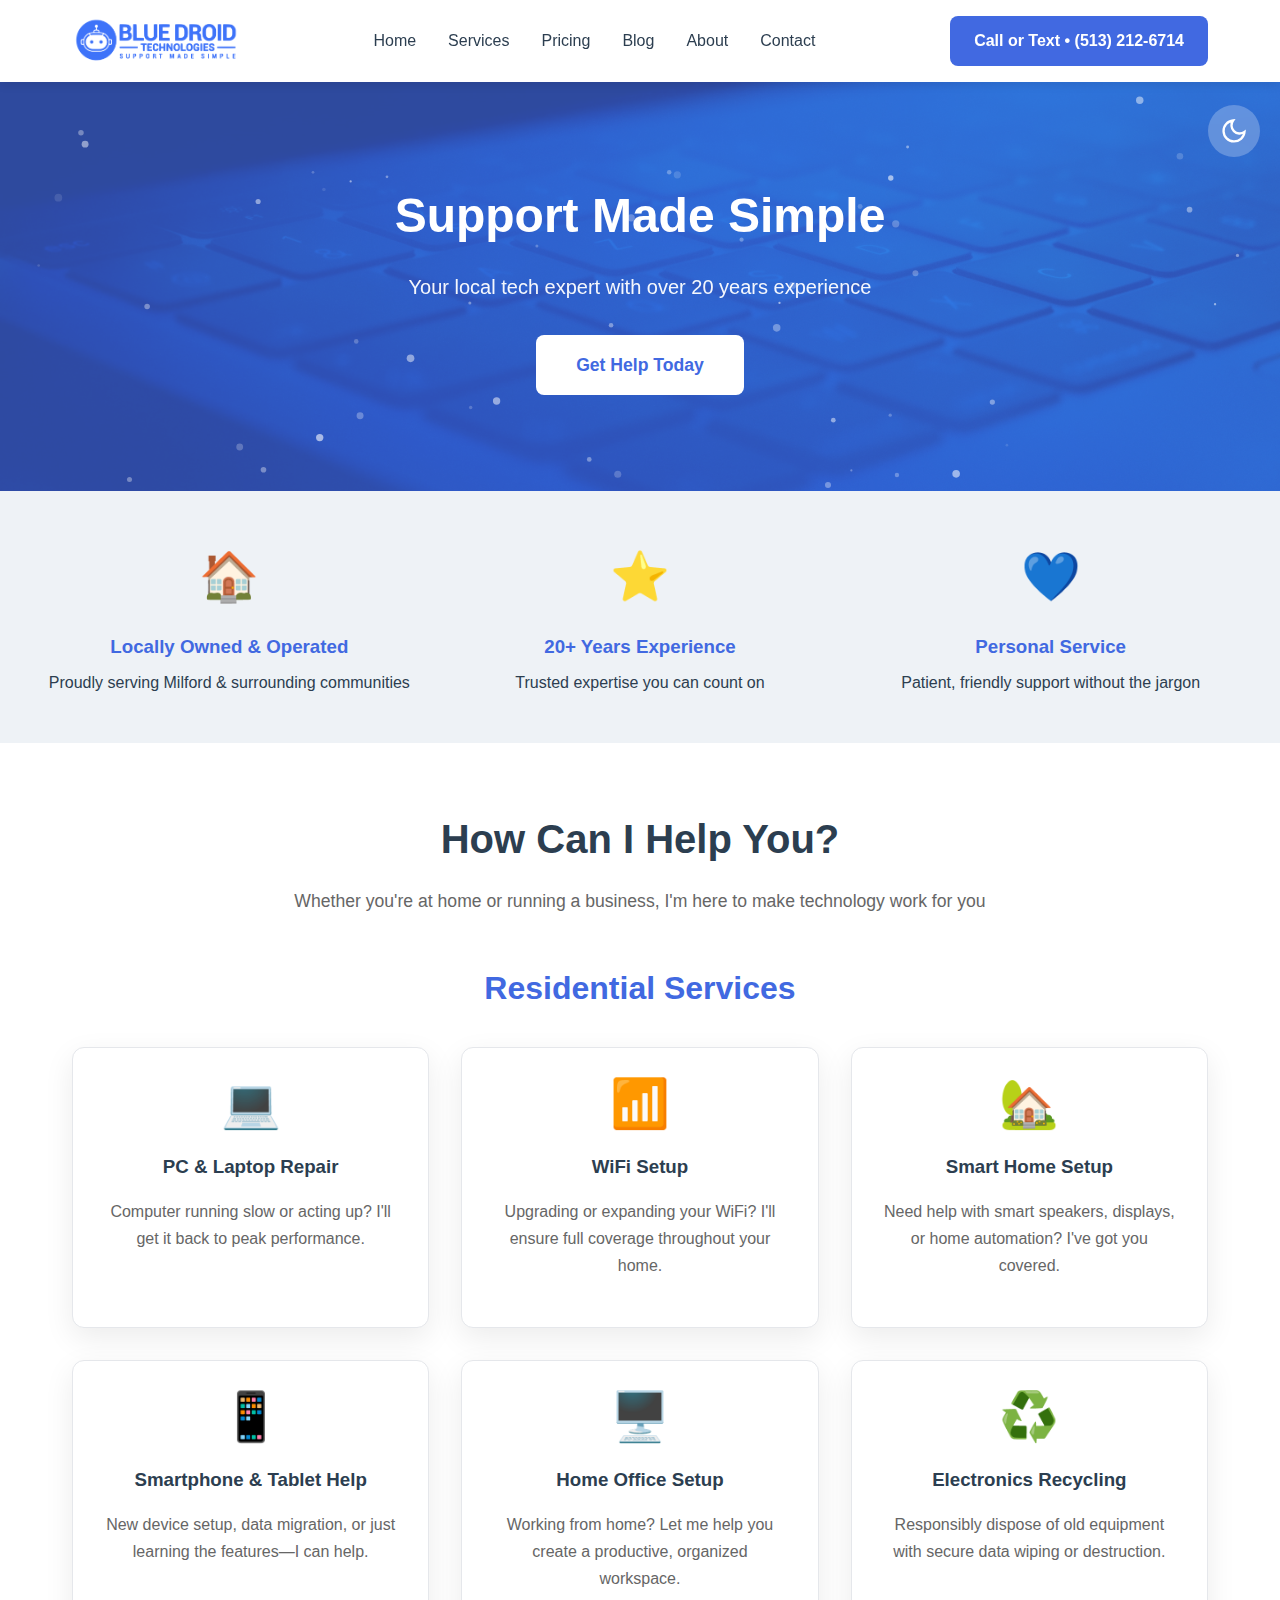
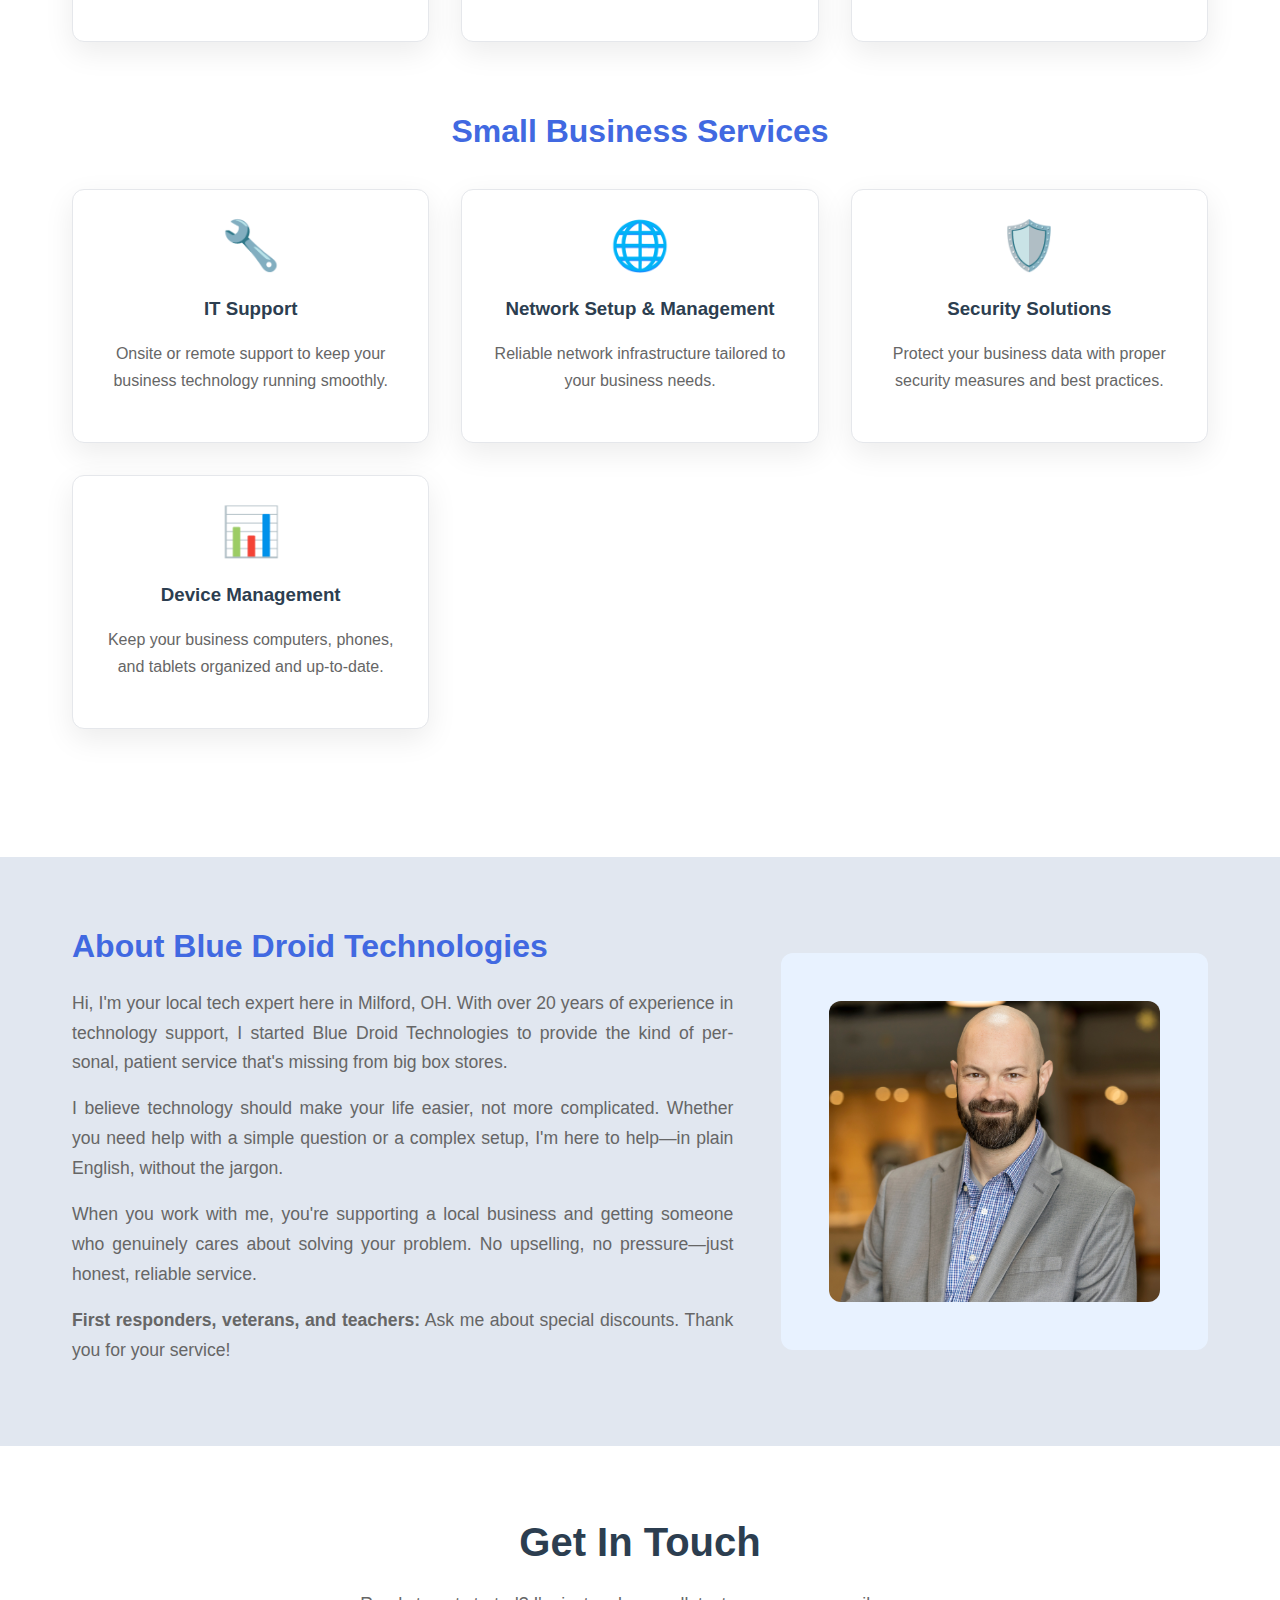
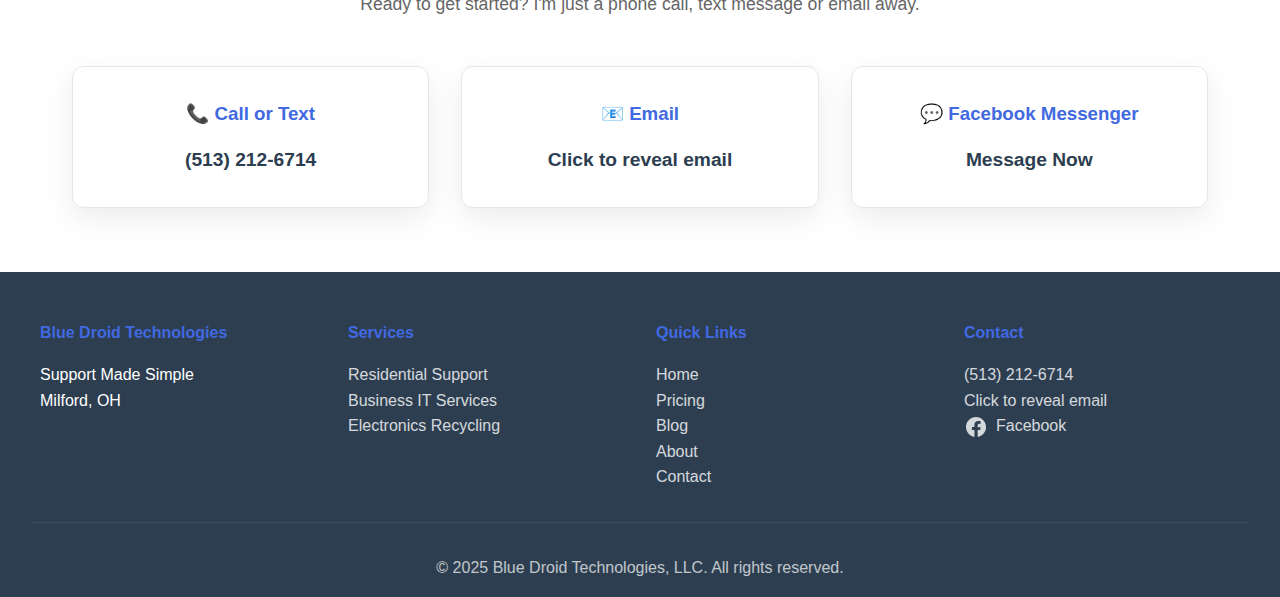
<file: index.html>
<!DOCTYPE html>
<html lang="en">
<head>
    <meta charset="UTF-8">
    <meta name="viewport" content="width=device-width, initial-scale=1.0">
    <title>Blue Droid Technologies | Support Made Simple</title>
    <meta name="description" content="Local Milford tech support for residential and small business. Over 20 years experience. Personal, patient service.">
    
    <!-- Security Headers (Meta Tags - Server-side headers recommended) -->
    <meta http-equiv="Content-Security-Policy" content="default-src 'self'; script-src 'self' 'unsafe-inline' https://www.googletagmanager.com; style-src 'self' 'unsafe-inline'; img-src 'self' data:; font-src 'self'; connect-src 'self' https://www.google-analytics.com; frame-ancestors 'none';">
    <meta http-equiv="X-Content-Type-Options" content="nosniff">
    <meta name="referrer" content="strict-origin-when-cross-origin">
    
    <link rel="stylesheet" href="styles.css">
    <link rel="icon" type="image/png" href="images/favicon.png">
    
    <!-- Google tag (gtag.js) - Google Analytics 4 -->
    <script async src="https://www.googletagmanager.com/gtag/js?id=G-353553686" 
            crossorigin="anonymous"></script>
    <script>
      window.dataLayer = window.dataLayer || [];
      function gtag(){dataLayer.push(arguments);}
      gtag('js', new Date());
      gtag('config', 'G-353553686');
    </script>
</head>
<body>
    <!-- Shared Navigation (rendered via scripts.js) -->
    <header id="site-header"></header>

    <!-- Hero Section -->
    <section class="hero">
        <!-- Dark/Light Mode Toggle -->
        <button id="themeSwitch" aria-label="Toggle dark mode" class="hero-toggle">
            <svg id="sunIcon" width="28" height="28" viewBox="0 0 24 24" fill="none" stroke="currentColor" stroke-width="2">
                <circle cx="12" cy="12" r="5"></circle>
                <path d="M12 1v2M12 21v2M4.22 4.22l1.42 1.42M18.36 18.36l1.42 1.42M1 12h2M21 12h2M4.22 19.78l1.42-1.42M18.36 5.64l1.42-1.42"></path>
            </svg>
            <svg id="moonIcon" width="28" height="28" viewBox="0 0 24 24" fill="none" stroke="currentColor" stroke-width="2">
                <path d="M21 12.79A9 9 0 1 1 11.21 3 7 7 0 0 0 21 12.79z"></path>
            </svg>
        </button>
        <h1>Support Made Simple</h1>
        <p>Your local tech expert with over 20 years experience</p>
        <a href="#contact" class="cta-button">Get Help Today</a>
    </section>

    <!-- Trust Indicators -->
    <section class="trust-section">
        <div class="trust-grid">
            <div class="trust-item">
                <div class="trust-icon">&#x1F3E0;</div>
                <h3>Locally Owned &amp; Operated</h3>
                <p>Proudly serving Milford &amp; surrounding communities</p>
            </div>
            <div class="trust-item">
                <div class="trust-icon">&#x2B50;</div>
                <h3>20+ Years Experience</h3>
                <p>Trusted expertise you can count on</p>
            </div>
            <div class="trust-item">
                <div class="trust-icon">&#x1F499;</div>
                <h3>Personal Service</h3>
                <p>Patient, friendly support without the jargon</p>
            </div>
        </div>
    </section>

    <!-- Services Section -->
    <section id="services" class="services-section">
        <div class="container">
            <h2 class="section-title">How Can I Help You?</h2>
            <p class="section-subtitle">Whether you're at home or running a business, I'm here to make technology work for you</p>

            <!-- Residential Services -->
            <div class="service-category">
                <h3 class="category-title">Residential Services</h3>
                <div class="service-grid">
                    <div class="service-card">
                        <div class="service-icon">&#x1F4BB;</div>
                        <h3>PC &amp; Laptop Repair</h3>
                        <p>Computer running slow or acting up? I'll get it back to peak performance.</p>
                    </div>
                    <div class="service-card">
                        <div class="service-icon">&#x1F4F6;</div>
                        <h3>WiFi Setup</h3>
                        <p>Upgrading or expanding your WiFi? I'll ensure full coverage throughout your home.</p>
                    </div>
                    <div class="service-card">
                        <div class="service-icon">&#x1F3E1;</div>
                        <h3>Smart Home Setup</h3>
                        <p>Need help with smart speakers, displays, or home automation? I've got you covered.</p>
                    </div>
                    <div class="service-card">
                        <div class="service-icon">&#x1F4F1;</div>
                        <h3>Smartphone &amp; Tablet Help</h3>
                        <p>New device setup, data migration, or just learning the features&mdash;I can help.</p>
                    </div>
                    <div class="service-card">
                        <div class="service-icon">&#x1F5A5;&#xFE0F;</div>
                        <h3>Home Office Setup</h3>
                        <p>Working from home? Let me help you create a productive, organized workspace.</p>
                    </div>
                    <div class="service-card">
                        <div class="service-icon">&#x267B;&#xFE0F;</div>
                        <h3>Electronics Recycling</h3>
                        <p>Responsibly dispose of old equipment with secure data wiping or destruction.</p>
                    </div>
                </div>
            </div>

            <!-- Business Services -->
            <div class="service-category">
                <h3 class="category-title">Small Business Services</h3>
                <div class="service-grid">
                    <div class="service-card">
                        <div class="service-icon">&#x1F527;</div>
                        <h3>IT Support</h3>
                        <p>Onsite or remote support to keep your business technology running smoothly.</p>
                    </div>
                    <div class="service-card">
                        <div class="service-icon">&#x1F310;</div>
                        <h3>Network Setup &amp; Management</h3>
                        <p>Reliable network infrastructure tailored to your business needs.</p>
                    </div>
                    <div class="service-card">
                        <div class="service-icon">&#x1F6E1;&#xFE0F;</div>
                        <h3>Security Solutions</h3>
                        <p>Protect your business data with proper security measures and best practices.</p>
                    </div>
                    <div class="service-card">
                        <div class="service-icon">&#x1F4CA;</div>
                        <h3>Device Management</h3>
                        <p>Keep your business computers, phones, and tablets organized and up-to-date.</p>
                    </div>
                </div>
            </div>
        </div>
    </section>

    <!-- About Section -->
    <section id="about" class="about-section">
        <div class="container">
            <div class="about-content">
                <div class="about-text">
                    <h2>About Blue Droid Technologies</h2>
                    <p>Hi, I'm your local tech expert here in Milford, OH. With over 20 years of experience in technology support, I started Blue Droid Technologies to provide the kind of personal, patient service that's missing from big box stores.</p>
                    <p>I believe technology should make your life easier, not more complicated. Whether you need help with a simple question or a complex setup, I'm here to help&mdash;in plain English, without the jargon.</p>
                    <p>When you work with me, you're supporting a local business and getting someone who genuinely cares about solving your problem. No upselling, no pressure&mdash;just honest, reliable service.</p>
                    <p><strong>First responders, veterans, and teachers:</strong> Ask me about special discounts. Thank you for your service!</p>
                </div>
                <div class="about-image">
                    <img src="images/bjbeier.jpg" alt="BJ Beier" class="about-photo">
                </div>
            </div>
        </div>
    </section>

    <!-- Contact Section -->
    <section id="contact" class="contact-section">
        <div class="container">
            <h2 class="section-title">Get In Touch</h2>
            <p class="section-subtitle">Ready to get started? I'm just a phone call, text message or email away.</p>
            
            <div class="contact-methods">
                <div class="contact-card">
                    <h3>&#x1F4DE; Call or Text</h3>
                    <a href="tel:5132126714">(513) 212-6714</a>
                </div>
                <div class="contact-card">
                    <h3>&#x1F4E7; Email</h3>
                    <!-- Email obfuscated via JavaScript -->
                    <a href="#" id="emailLink" data-user="contact" data-domain="bluedroidtech.com">Click to reveal email</a>
                </div>
                <div class="contact-card">
                    <h3>&#x1F4AC; Facebook Messenger</h3>
                    <a href="https://m.me/bluedroidtech" target="_blank" rel="noopener">Message Now</a>
                </div>
            </div>
            </div>
        </div>
    </section>

    <!-- Shared Footer (rendered via scripts.js) -->
    <footer id="site-footer"></footer>

    <script src="scripts.js" defer></script>
</body>
</html>
</file>
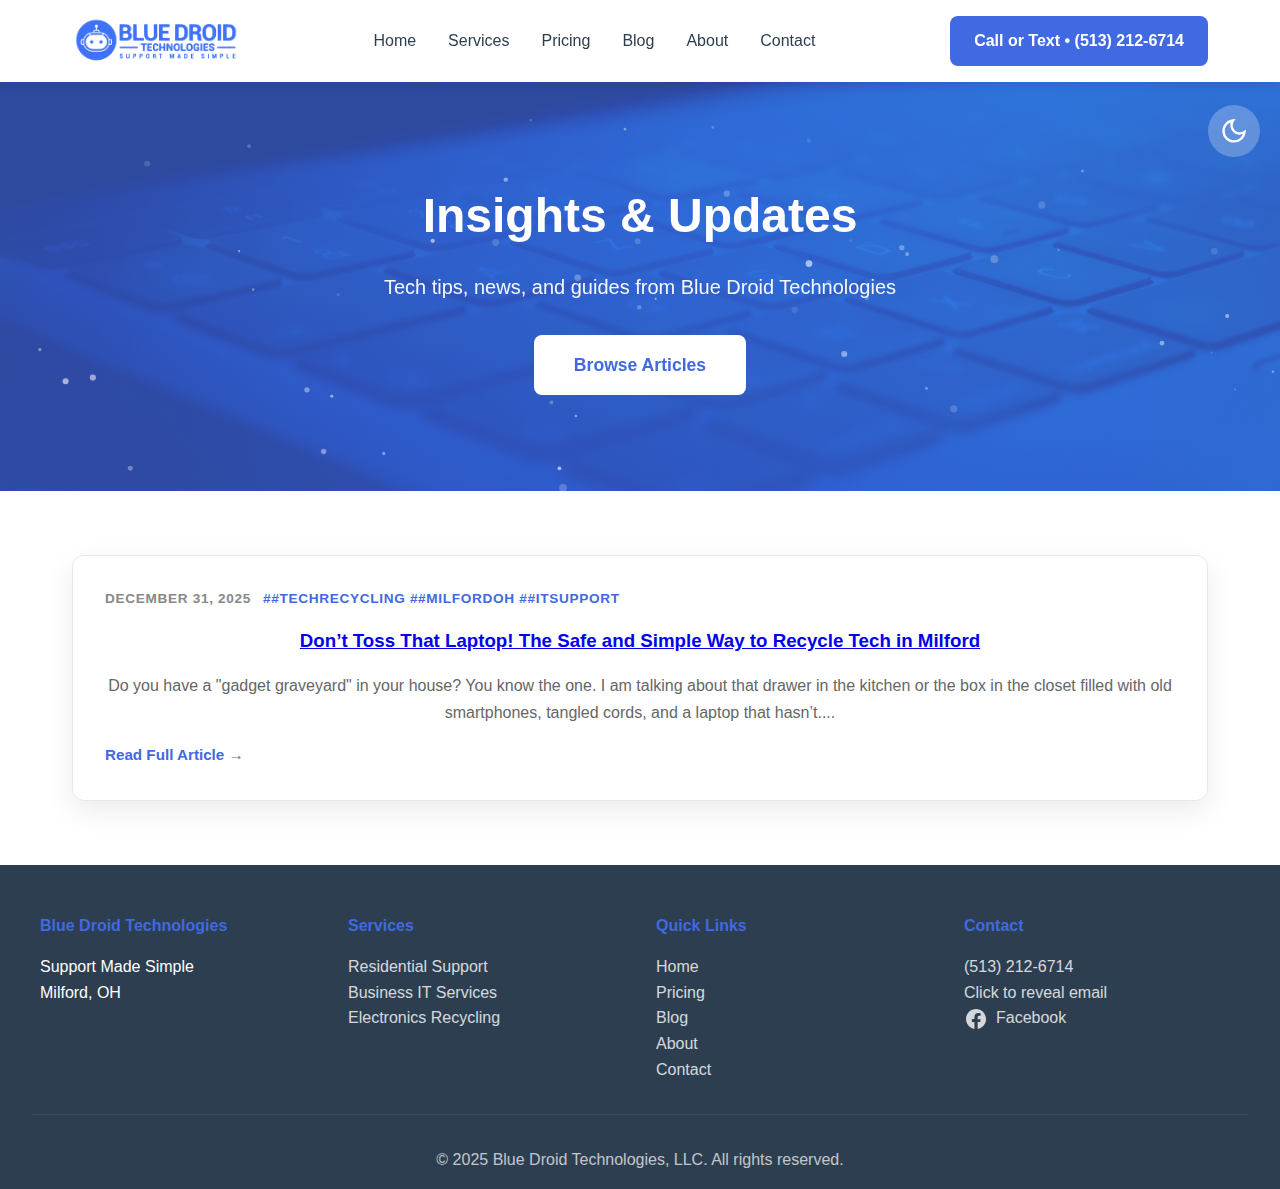
<file: blog.html>
<!DOCTYPE html>
<html lang="en">

<head>
    <meta charset="UTF-8">
    <meta name="viewport" content="width=device-width, initial-scale=1.0">
    <meta name="robots" content="noindex, nofollow">
    <title>Blog | Blue Droid Technologies</title>
    <link rel="stylesheet" href="styles.css">
    <link rel="icon" type="image/png" href="images/favicon.png">
    <!-- Security Headers (Meta Tags - Server-side headers recommended) -->
    <meta http-equiv="Content-Security-Policy"
        content="default-src 'self'; script-src 'self' https://www.googletagmanager.com https://static.cloudflareinsights.com 'unsafe-inline'; style-src 'self' 'unsafe-inline' https://fonts.googleapis.com; font-src 'self' https://fonts.gstatic.com; img-src 'self' data: https://placehold.co https://*.google-analytics.com https://*.googletagmanager.com; connect-src 'self' https://*.google-analytics.com https://*.analytics.google.com https://*.googletagmanager.com https://stats.g.doubleclick.net https://cloudflareinsights.com https://static.cloudflareinsights.com;">
    <meta http-equiv="X-Content-Type-Options" content="nosniff">
    <meta name="referrer" content="strict-origin-when-cross-origin">

    <script src="analytics.js"></script>
    <script src="consent-banner.js"></script>
</head>

<body>
    <header id="site-header"></header>

    <!-- Hero Section -->
    <section class="hero">
        <!-- Dark/Light Mode Toggle -->
        <button id="themeSwitch" aria-label="Toggle dark mode" class="hero-toggle">
            <svg id="sunIcon" width="28" height="28" viewBox="0 0 24 24" fill="none" stroke="currentColor"
                stroke-width="2">
                <circle cx="12" cy="12" r="5"></circle>
                <path
                    d="M12 1v2M12 21v2M4.22 4.22l1.42 1.42M18.36 18.36l1.42 1.42M1 12h2M21 12h2M4.22 19.78l1.42-1.42M18.36 5.64l1.42-1.42">
                </path>
            </svg>
            <svg id="moonIcon" width="28" height="28" viewBox="0 0 24 24" fill="none" stroke="currentColor"
                stroke-width="2">
                <path d="M21 12.79A9 9 0 1 1 11.21 3 7 7 0 0 0 21 12.79z"></path>
            </svg>
        </button>
        <div class="hero-content">
            <h1>Insights & Updates</h1>
            <p>Tech tips, news, and guides from Blue Droid Technologies</p>
            <a href="#blog-list" class="cta-button">Browse Articles</a>
        </div>
    </section>

    <main class="container">
        <div id="blog-list" class="blog-grid">
            <div class="text-center">Loading articles...</div>
        </div>
    </main>

    <footer id="site-footer"></footer>

    <script src="scripts.js" defer></script>
    <script src="CMS/blog-loader.js"></script>
    <script>
        document.addEventListener('DOMContentLoaded', () => {
            // Wait for shared layout to render if needed, or just load posts
            setTimeout(() => {
                loadPosts('blog-list');
            }, 100);
        });
    </script>
</body>

</html>
</file>
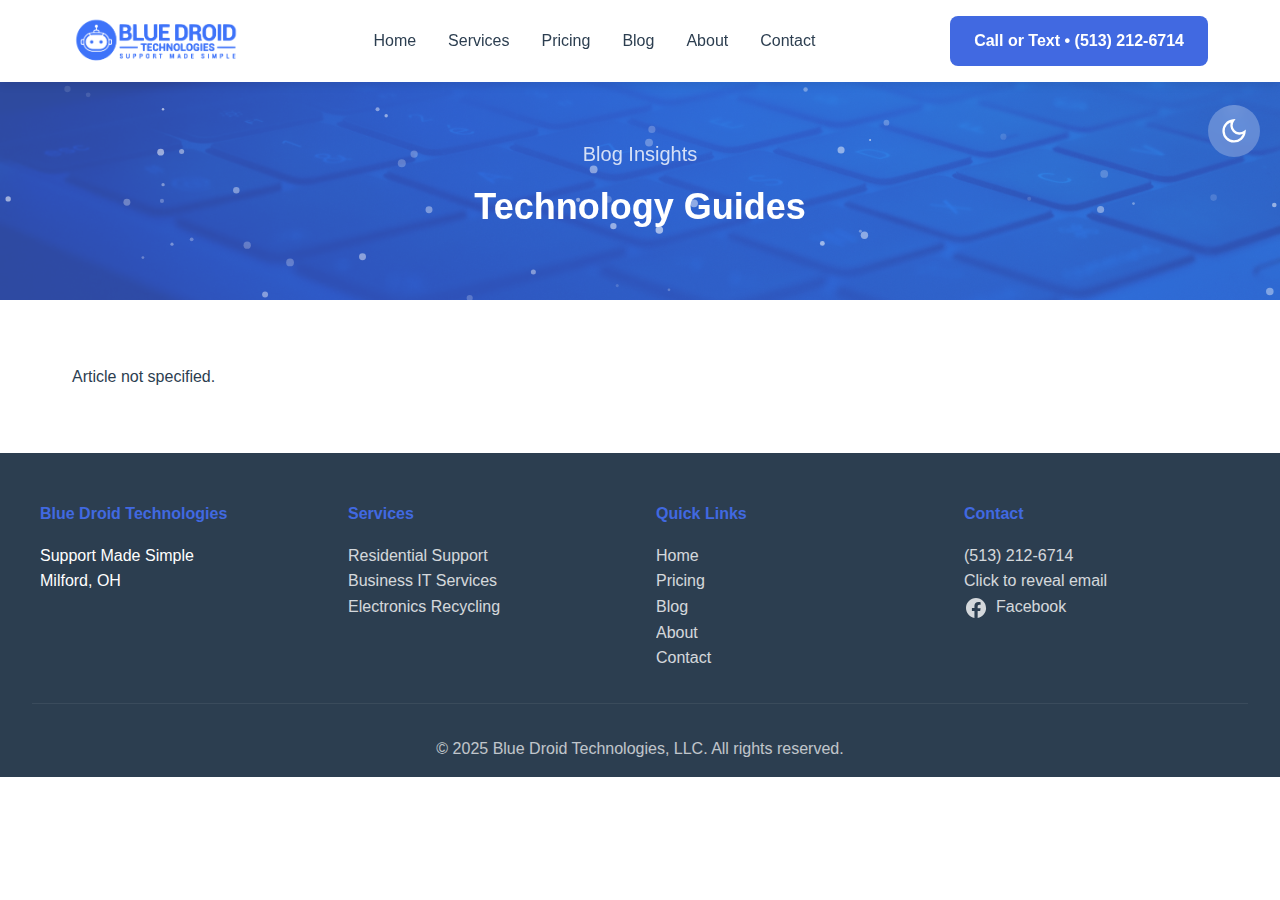
<file: post.html>
<!DOCTYPE html>
<html lang="en">

<head>
    <meta charset="UTF-8">
    <meta name="viewport" content="width=device-width, initial-scale=1.0">
    <meta name="robots" content="noindex, nofollow">
    <title>Blog Post | Blue Droid Technologies</title>
    <link rel="stylesheet" href="styles.css">
    <link rel="icon" type="image/png" href="images/favicon.png">
    <!-- Security Headers (Meta Tags - Server-side headers recommended) -->
    <meta http-equiv="Content-Security-Policy"
        content="default-src 'self'; script-src 'self' https://www.googletagmanager.com https://static.cloudflareinsights.com 'unsafe-inline'; style-src 'self' 'unsafe-inline' https://fonts.googleapis.com; font-src 'self' https://fonts.gstatic.com; img-src 'self' data: https://placehold.co https://*.google-analytics.com https://*.googletagmanager.com; connect-src 'self' https://*.google-analytics.com https://*.analytics.google.com https://*.googletagmanager.com https://stats.g.doubleclick.net https://cloudflareinsights.com https://static.cloudflareinsights.com;">
    <meta http-equiv="X-Content-Type-Options" content="nosniff">
    <meta name="referrer" content="strict-origin-when-cross-origin">

    <script src="analytics.js"></script>
    <script src="consent-banner.js"></script>
</head>

<body>
    <header id="site-header"></header>

    <!-- Post Header / Visual Break -->
    <section class="hero hero-condensed">
        <!-- Dark/Light Mode Toggle -->
        <button id="themeSwitch" aria-label="Toggle dark mode" class="hero-toggle">
            <svg id="sunIcon" width="28" height="28" viewBox="0 0 24 24" fill="none" stroke="currentColor"
                stroke-width="2">
                <circle cx="12" cy="12" r="5"></circle>
                <path
                    d="M12 1v2M12 21v2M4.22 4.22l1.42 1.42M18.36 18.36l1.42 1.42M1 12h2M21 12h2M4.22 19.78l1.42-1.42M18.36 5.64l1.42-1.42">
                </path>
            </svg>
            <svg id="moonIcon" width="28" height="28" viewBox="0 0 24 24" fill="none" stroke="currentColor"
                stroke-width="2">
                <path d="M21 12.79A9 9 0 1 1 11.21 3 7 7 0 0 0 21 12.79z"></path>
            </svg>
        </button>
        <div class="hero-content">
            <p style="margin-bottom: 0.5rem; opacity: 0.8;">Blog Insights</p>
            <h1>Technology Guides</h1>
        </div>
    </section>

    <main class="container" style="padding-top: 4rem;">
        <div id="blog-post-container" class="min-h-[400px]">
            <div class="text-center">Loading article...</div>
        </div>
    </main>

    <footer id="site-footer"></footer>

    <script src="scripts.js" defer></script>
    <script src="CMS/blog-loader.js"></script>
    <script>
        document.addEventListener('DOMContentLoaded', () => {
            setTimeout(() => {
                loadSinglePost('blog-post-container');
            }, 100);
        });
    </script>
</body>

</html>
</file>
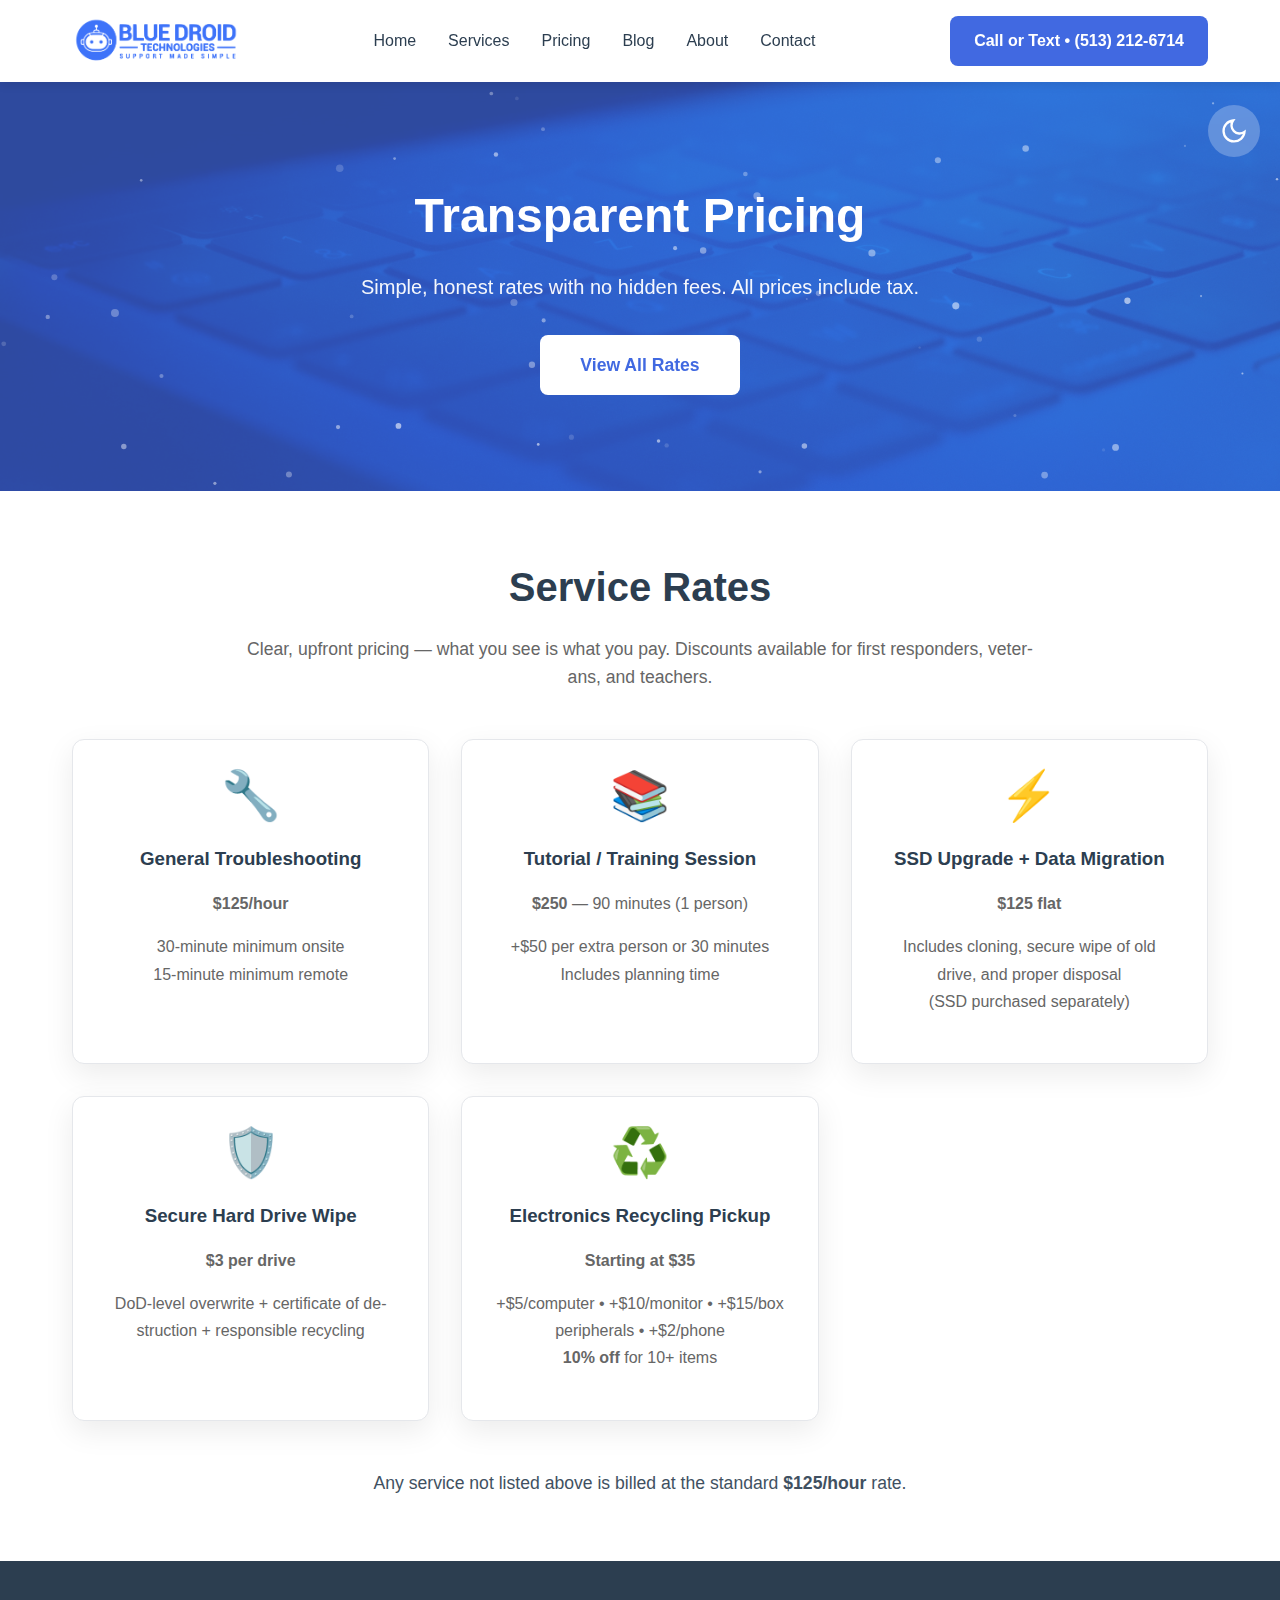
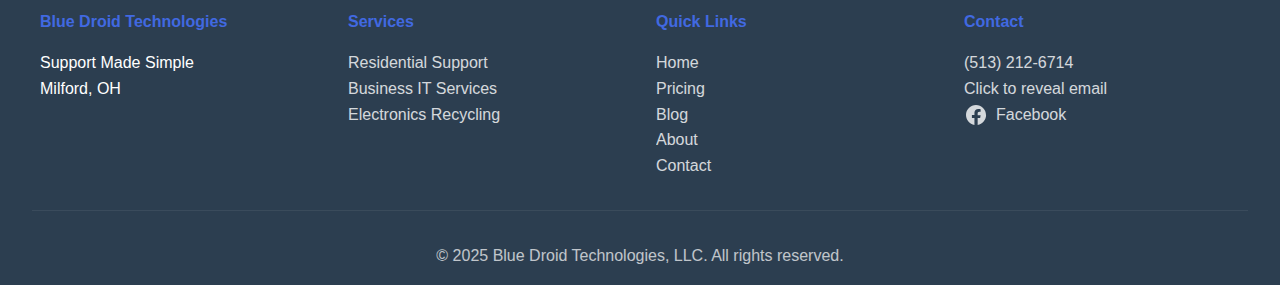
<file: prices.html>
<!DOCTYPE html>
<html lang="en">

<head>
    <meta charset="UTF-8">
    <meta name="viewport" content="width=device-width, initial-scale=1.0">
    <meta name="robots" content="noindex, nofollow">
    <title>Pricing | Blue Droid Technologies</title>
    <meta name="description"
        content="Transparent pricing for tech support in Milford, OH. Flat rates from $3 for secure wipes to $250 for tutorials. All prices include tax.">

    <!-- Security Headers (Meta Tags - Server-side headers recommended) -->
    <meta http-equiv="Content-Security-Policy"
        content="default-src 'self'; script-src 'self' https://www.googletagmanager.com; style-src 'self'; img-src 'self' data:; font-src 'self'; connect-src 'self' https://*.google-analytics.com https://*.analytics.google.com https://*.googletagmanager.com;">
    <meta http-equiv="X-Content-Type-Options" content="nosniff">
    <meta name="referrer" content="strict-origin-when-cross-origin">

    <link rel="stylesheet" href="styles.css">
    <link rel="icon" type="image/png" href="images/favicon.png">

    <!-- Google tag (gtag.js) - Google Analytics 4 -->
    <script async src="https://www.googletagmanager.com/gtag/js?id=G-70WBG7VJPR" crossorigin="anonymous"></script>
    <script src="analytics.js" defer></script>
</head>

<body>

    <!-- Shared Navigation -->
    <header id="site-header"></header>

    <!-- Hero Section -->
    <section class="hero">
        <button id="themeSwitch" aria-label="Toggle dark mode" class="hero-toggle">
            <svg id="sunIcon" width="28" height="28" viewBox="0 0 24 24" fill="none" stroke="currentColor"
                stroke-width="2">
                <circle cx="12" cy="12" r="5"></circle>
                <path
                    d="M12 1v2M12 21v2M4.22 4.22l1.42 1.42M18.36 18.36l1.42 1.42M1 12h2M21 12h2M4.22 19.78l1.42-1.42M18.36 5.64l1.42-1.42">
                </path>
            </svg>
            <svg id="moonIcon" width="28" height="28" viewBox="0 0 24 24" fill="none" stroke="currentColor"
                stroke-width="2">
                <path d="M21 12.79A9 9 0 1 1 11.21 3 7 7 0 0 0 21 12.79z"></path>
            </svg>
        </button>
        <div class="hero-content">
            <h1>Transparent Pricing</h1>
            <p>Simple, honest rates with no hidden fees. All prices include tax.</p>
            <a href="#pricing" class="cta-button">View All Rates</a>
        </div>
    </section>

    <!-- Pricing Section -->
    <section id="pricing" class="services-section">
        <div class="container">
            <h2 class="section-title reveal">Service Rates</h2>
            <p class="section-subtitle reveal">Clear, upfront pricing &mdash; what you see is what you pay. Discounts
                available
                for first responders, veterans, and teachers.</p>

            <div class="service-grid">

                <div class="service-card reveal">
                    <div class="service-icon">&#x1F527;</div>
                    <h3>General Troubleshooting</h3>
                    <p><strong>$125/hour</strong></p>
                    <p>30-minute minimum onsite<br>15-minute minimum remote</p>
                </div>

                <div class="service-card reveal">
                    <div class="service-icon">&#x1F4DA;</div>
                    <h3>Tutorial / Training Session</h3>
                    <p><strong>$250</strong> &mdash; 90 minutes (1 person)</p>
                    <p>+$50 per extra person or 30 minutes<br>Includes planning time</p>
                </div>

                <div class="service-card reveal">
                    <div class="service-icon">&#x26A1;</div>
                    <h3>SSD Upgrade + Data Migration</h3>
                    <p><strong>$125 flat</strong></p>
                    <p>Includes cloning, secure wipe of old drive, and proper disposal<br>(SSD purchased separately)</p>
                </div>

                <div class="service-card reveal">
                    <div class="service-icon">&#x1F6E1;&#xFE0F;</div>
                    <h3>Secure Hard Drive Wipe</h3>
                    <p><strong>$3 per drive</strong></p>
                    <p>DoD-level overwrite + certificate of destruction + responsible recycling</p>
                </div>

                <div class="service-card reveal">
                    <div class="service-icon">&#x267B;&#xFE0F;</div>
                    <h3>Electronics Recycling Pickup</h3>
                    <p><strong>Starting at $35</strong></p>
                    <p>+$5/computer &bull; +$10/monitor &bull; +$15/box peripherals &bull; +$2/phone<br><strong>10%
                            off</strong> for 10+ items</p>
                </div>

            </div>

            <p class="pricing-disclaimer">
                Any service not listed above is billed at the standard <strong>$125/hour</strong> rate.
            </p>
        </div>
    </section>

    <!-- Shared Footer -->
    <footer id="site-footer"></footer>

    <script src="scripts.js" defer></script>
</body>

</html>
</file>
<file: styles.css>
/* ==================== RESET & ROOT VARIABLES ==================== */
* {
    margin: 0;
    padding: 0;
    box-sizing: border-box;
}

:root {
    --primary-blue: #4169E1;
    --light-blue: #E8F2FF;
    --charcoal: #2C3E50;
    --soft-gray: #EEF2F6;
    --success-green: #10B981;
    --white: #FFFFFF;
}

body {
    font-family: -apple-system, BlinkMacSystemFont, 'Segoe UI', Roboto, 'Helvetica Neue', Arial, sans-serif;
    line-height: 1.6;
    color: var(--charcoal);
    transition: background 0.4s, color 0.4s;
}

/* ==================== DARK MODE COLORS ==================== */
html.dark {
    --primary-blue: #5B7FE8;
    --light-blue: #1a2b44;
    --charcoal: #e0e7ff;
    --soft-gray: #1e293b;
    --white: #0f172a;
    background: #0f172a;
    color: #e0e7ff;
}

html.dark footer,
html.dark .footer-section a,
html.dark .footer-bottom p {
    color: #cbd5e1 !important;
}

html.dark .footer-section h4 {
    color: #93bbfc !important;
}

html.dark .footer-section a:hover {
    opacity: 1;
    color: #ffffff !important;
}

html.dark nav,
html.dark .service-card,
html.dark .contact-card {
    background: #1e293b;
    border-color: #334155;
}

html.dark .service-card:hover {
    border-color: #5B7FE8;
}

html.dark footer {
    background: #0a0e17;
}

html.dark .trust-section {
    background: #1e293b;
}

html.dark .about-section {
    background: #334155;
}

html.dark .trust-item h3 {
    color: #5B7FE8;
}

html.dark .about-text p {
    color: #94a3b8;
}

html.dark .contact-card a {
    color: #94a3b8;
}

html.dark .contact-card a:hover {
    color: #5B7FE8;
}

html.dark .section-subtitle {
    color: #94a3b8;
}

html.dark .service-card p {
    color: #94a3b8;
}

html.dark .trust-item p {
    color: #94a3b8;
}

html.dark .hero-toggle {
    color: #e0e7ff;
    background: rgba(0, 0, 0, 0.25);
}

html.dark .hero-toggle:hover {
    background: rgba(0, 0, 0, 0.4);
}


/* ==================== NAVIGATION ==================== */
nav {
    background: var(--white);
    box-shadow: 0 2px 10px rgba(0, 0, 0, 0.1);
    position: sticky;
    top: 0;
    z-index: 1000;
}

.nav-container {
    max-width: 1200px;
    margin: 0 auto;
    display: flex;
    justify-content: space-between;
    align-items: center;
    padding: 1rem 2rem;
}

.logo {
    height: 50px;
}

.nav-links {
    display: flex;
    gap: 2rem;
    list-style: none;
}

.nav-links a {
    text-decoration: none;
    color: var(--charcoal);
    font-weight: 500;
    transition: color 0.3s;
}

.nav-links a:hover,
.nav-links a.active {
    color: var(--primary-blue);
}

.phone-btn {
    background: var(--primary-blue);
    color: var(--white) !important;
    padding: 0.75rem 1.5rem;
    border-radius: 8px;
    text-decoration: none;
    font-weight: 600;
    transition: all 0.25s ease;
    white-space: nowrap;
}

.phone-btn:hover {
    transform: translateY(-2px);
    box-shadow: 0 4px 12px rgba(65, 105, 225, 0.3);
}

.phone-btn .full {
    display: inline;
}

.phone-btn .short {
    display: none;
}

.menu-toggle {
    display: none;
    background: none;
    border: none;
    font-size: 1.5rem;
    cursor: pointer;
    color: var(--charcoal);
}

/* ==================== HERO SECTION ==================== */
.hero {
    position: relative;
    background-image: url('images/blue-laptop.jpg');
    background-size: cover;
    background-position: center;
    color: var(--white);
    padding: 6rem 2rem;
    text-align: center;
    overflow: hidden;
}

.hero::before {
    content: '';
    position: absolute;
    top: 0;
    left: 0;
    width: 100%;
    height: 100%;
    background-color: rgba(65, 105, 225, 0.7);
    z-index: 1;
}

.hero::after {
    content: '';
    position: absolute;
    top: 0;
    left: 0;
    width: 100%;
    height: 100%;
    z-index: 2;
    pointer-events: none;
}

.hero>* {
    position: relative;
    z-index: 5;
}

.hero-content {
    position: relative;
    z-index: 10;
}

.hero h1 {
    font-size: 3rem;
    margin-bottom: 1rem;
    font-weight: 700;
}

.hero p {
    font-size: 1.25rem;
    margin-bottom: 2rem;
    opacity: 0.95;
}

.cta-button {
    background: var(--white);
    color: var(--primary-blue);
    padding: 1rem 2.5rem;
    border-radius: 8px;
    text-decoration: none;
    font-weight: 600;
    font-size: 1.1rem;
    display: inline-block;
    transition: transform 0.2s, box-shadow 0.2s;
}

.cta-button:hover {
    transform: translateY(-2px);
    box-shadow: 0 6px 20px rgba(0, 0, 0, 0.2);
}

.hero-toggle {
    position: fixed;
    top: 105px;
    right: 20px;
    background: rgba(255, 255, 255, 0.25);
    color: white;
    border: none;
    width: 52px;
    height: 52px;
    border-radius: 50%;
    cursor: pointer;
    display: flex;
    align-items: center;
    justify-content: center;
    backdrop-filter: blur(8px);
    transition: all 0.3s ease;
    z-index: 900;
}

/* Floating Toggle - Scrolled State */
.hero-toggle.toggle-scrolled {
    background: var(--white);
    color: var(--primary-blue);
    box-shadow: 0 4px 12px rgba(0, 0, 0, 0.15);
    border: 1px solid #e5e7eb;
}

html.dark .hero-toggle.toggle-scrolled {
    background: #FFFFFF;
    color: var(--primary-blue);
    border-color: #334155;
    box-shadow: 0 4px 12px rgba(0, 0, 0, 0.4);
}

html:not(.dark) .hero-toggle.toggle-scrolled #sunIcon {
    opacity: 0;
}

html:not(.dark) .hero-toggle.toggle-scrolled #moonIcon {
    opacity: 1;
    color: var(--primary-blue);
}

.hero-toggle:hover {
    background: rgba(255, 255, 255, 0.4);
    transform: scale(1.1);
}

#sunIcon,
#moonIcon {
    position: absolute;
    transition: opacity 0.3s;
}

html.dark #sunIcon {
    opacity: 1;
}

html.dark #moonIcon {
    opacity: 0;
}

html:not(.dark) #sunIcon {
    opacity: 0;
}

html:not(.dark) #moonIcon {
    opacity: 1;
}

/* Condensed Hero for Blog Posts */
.hero-condensed {
    padding: 3.5rem 2rem;
    min-height: auto;
}

.hero-condensed h1 {
    font-size: 2.25rem;
    margin-bottom: 0.5rem;
}

/* ==================== CONTAINER ==================== */
.container {
    max-width: 1200px;
    margin: 0 auto;
    padding: 4rem 2rem;
}

/* ==================== TRUST INDICATORS ==================== */
.trust-section {
    background: var(--soft-gray);
    padding: 3rem 2rem;
}

.trust-grid {
    display: grid;
    grid-template-columns: repeat(auto-fit, minmax(250px, 1fr));
    gap: 2rem;
    max-width: 1200px;
    margin: 0 auto;
}

.trust-item {
    text-align: center;
}

.trust-icon {
    font-size: 3rem;
    margin-bottom: 1rem;
}

.trust-item h3 {
    color: var(--primary-blue);
    margin-bottom: 0.5rem;
}

/* ==================== SERVICES SECTION ==================== */
.services-section {
    background: var(--white);
}

.section-title {
    text-align: center;
    font-size: 2.5rem;
    color: var(--charcoal);
    margin-bottom: 1rem;
}

.section-subtitle {
    text-align: center;
    font-size: 1.1rem;
    color: #666;
    margin-bottom: 3rem;
}

.service-category {
    margin-bottom: 4rem;
}

.category-title {
    font-size: 2rem;
    color: var(--primary-blue);
    margin-bottom: 2rem;
    text-align: center;
}

.service-grid {
    display: grid;
    grid-template-columns: repeat(auto-fit, minmax(280px, 1fr));
    gap: 2rem;
}

.service-card {
    background: var(--white);
    border: 1px solid #e5e7eb;
    border-radius: 12px;
    padding: 2rem;
    box-shadow: 0 10px 30px rgba(0, 0, 0, 0.08);
    transition: transform 0.3s ease, box-shadow 0.3s ease, border-color 0.3s ease;
}

.service-card:hover {
    transform: translateY(-5px);
    box-shadow: 0 15px 35px rgba(0, 0, 0, 0.15);
    border-color: var(--primary-blue);
}

.service-icon {
    font-size: 3rem !important;
    margin-bottom: 1.5rem;
    width: 100%;
    display: flex;
    justify-content: center;
    align-items: center;
    line-height: 1;
    /* prevents any vertical shrinking */
}

.service-card h3 {
    color: var(--charcoal);
    margin-bottom: 1rem;
}

.service-card p {
    color: #666;
    margin-bottom: 1rem;
}

/* ==================== ABOUT SECTION ==================== */
.about-section {
    background: #E1E7F0;
}

.about-content {
    display: flex;
    gap: 3rem;
    align-items: center;
}

/* Let text take more space than the image on desktop (optional) */
.about-text {
    flex: 2;
}

.about-text h2 {
    color: var(--primary-blue);
    font-size: 2rem;
    margin-bottom: 1rem;
}

.about-text p {
    margin-bottom: 1rem;
    color: #666;
    font-size: 1.1rem;
}

.about-image {
    flex: 1;
    background: var(--light-blue);
    border-radius: 12px;
    padding: 3rem;
    text-align: center;
    font-size: 0;
    /* removes leftover emoji spacing issues */
}

.about-photo {
    max-width: 360px;
    /* adjust to taste */
    width: 100%;
    height: auto;
    display: block;
    margin: 0 auto;
    /* centers the image */
    border-radius: 12px;
    object-fit: cover;
}

/* Mobile layout – stack vertically, text then image */
@media (max-width: 768px) {
    .about-content {
        flex-direction: column;
    }

    .about-image {
        order: 2;
        /* ensure image comes after text */
        margin-top: 1.5rem;
        /* spacing under the text */
    }

    .about-text {
        order: 1;
    }
}

/* ==================== CONTACT SECTION ==================== */
.contact-section {
    background: var(--white);
    text-align: center;
}

.contact-methods {
    display: grid;
    grid-template-columns: repeat(auto-fit, minmax(250px, 1fr));
    gap: 2rem;
    margin-top: 3rem;
}

.contact-card {
    background: var(--white);
    border: 1px solid #e5e7eb;
    padding: 2rem;
    border-radius: 12px;
    box-shadow: 0 10px 30px rgba(0, 0, 0, 0.08);
    transition: transform 0.3s ease, box-shadow 0.3s ease;
}

.contact-card h3 {
    color: var(--primary-blue);
    margin-bottom: 1rem;
}

.contact-card a {
    color: var(--charcoal);
    text-decoration: none;
    font-weight: 600;
    font-size: 1.2rem;
}

.contact-card a:hover {
    color: var(--primary-blue);
}

/* ==================== FOOTER ==================== */
footer {
    background: var(--charcoal);
    color: var(--white);
    padding: 3rem 2rem 1rem;
}

.footer-content {
    max-width: 1200px;
    margin: 0 auto;
    display: grid;
    grid-template-columns: repeat(auto-fit, minmax(250px, 1fr));
    gap: 2rem;
    margin-bottom: 2rem;
}

.footer-section h4 {
    color: var(--primary-blue);
    margin-bottom: 1rem;
}

.footer-section ul {
    list-style: none;
}

.footer-section a {
    color: var(--white);
    text-decoration: none;
    opacity: 0.8;
    transition: opacity 0.3s;
}

.footer-section a:hover {
    opacity: 1;
}

.footer-bottom {
    text-align: center;
    padding-top: 2rem;
    border-top: 1px solid rgba(255, 255, 255, 0.1);
    opacity: 0.7;
}





/* ==================== TEXT ALIGNMENT ==================== */
.about-text p,
.service-card p,
.trust-item p,
.contact-card p,
.section-subtitle {
    text-align: justify;
    hyphens: auto;
    -webkit-hyphens: auto;
    -ms-hyphens: auto;
}

.about-text p,
.service-card p {
    line-height: 1.7;
}

/* ==================== RESPONSIVE DESIGN ==================== */
@media (max-width: 768px) {

    /* Navigation */
    .menu-toggle {
        display: block;
    }

    .nav-links {
        display: none;
        position: absolute;
        top: 100%;
        left: 0;
        right: 0;
        background: var(--white);
        flex-direction: column;
        padding: 1rem;
        box-shadow: 0 4px 6px rgba(0, 0, 0, 0.1);
    }

    .nav-links.active {
        display: flex;
    }

    /* Phone Button */
    .phone-btn {
        padding: 0.55rem 1rem;
        font-size: 0.9rem;
        border-radius: 8px !important;
    }

    .phone-btn .full {
        display: none;
    }

    .phone-btn .short {
        display: inline;
    }

    /* Hero */
    .hero h1 {
        font-size: 2rem;
    }

    .hero-toggle {
        top: 90px;
        right: 16px;
        width: 48px;
        height: 48px;
    }

    /* About */
    .about-content {
        grid-template-columns: 1fr;
    }

    .about-image {
        order: -1;
    }

    /* Text Alignment */
    body {
        text-align: center;
    }

    .about-text p,
    .service-card p,
    .trust-item p,
    .contact-card p,
    .section-subtitle,
    .section-title,
    .category-title,
    .footer-section,
    .footer-bottom p {
        text-align: center;
    }

    .about-text p,
    .service-card p,
    .trust-item p {
        text-align: center;
        hyphens: auto;
    }

    .container {
        padding-left: 1.5rem;
        padding-right: 1.5rem;
    }


    .newsletter-form {
        flex-direction: column;
    }

    .newsletter-form input {
        min-width: 100%;
    }

    .page-hero h1 {
        font-size: 2rem;
    }
}

@media (max-width: 480px) {
    .phone-btn {
        padding: 0.5rem 0.85rem;
        font-size: 0.85rem;
        border-radius: 8px !important;
    }
}

.trust-item h3,
.trust-item p,
.service-card h3,
.service-card p,
.section-title,
.section-subtitle {
    text-align: center;
}

.section-subtitle {
    margin-left: auto;
    margin-right: auto;
    max-width: 800px;
}

/* Tablet (iPad) – show only the short version of the phone number */

@media (min-width: 768px) and (max-width: 1024px) {

    .phone-btn .full {

        display: none;

    }

    .phone-btn .short {

        display: inline;

    }

}

/* Blog Grid & Cards */
.blog-grid {
    display: flex;
    flex-wrap: wrap;
    justify-content: center;
    gap: 2.5rem;
    max-width: 1200px;
    margin: 0 auto;
}

.blog-card {
    width: 100%;
    max-width: 400px;
    background: var(--white);
    border: 1px solid #e5e7eb;
    border-radius: 16px;
    overflow: hidden;
    display: flex;
    flex-direction: column;
    box-shadow: 0 10px 30px rgba(0, 0, 0, 0.05);
    transition: transform 0.3s ease, box-shadow 0.3s ease, border-color 0.3s ease;
}

.blog-card:hover {
    transform: translateY(-8px);
    box-shadow: 0 20px 40px rgba(0, 0, 0, 0.12);
    border-color: var(--primary-blue);
}

.blog-card-image {
    width: 100%;
    height: 200px;
    overflow: hidden;
    background: var(--light-blue);
}

.blog-card-image img {
    width: 100%;
    height: 100%;
    object-fit: cover;
    transition: transform 0.5s ease;
}

.blog-card:hover .blog-card-image img {
    transform: scale(1.05);
}

.blog-card-content {
    padding: 2rem;
    flex-grow: 1;
    display: flex;
    flex-direction: column;
}

.blog-meta {
    display: flex;
    align-items: center;
    gap: 0.75rem;
    font-size: 0.85rem;
    color: #888;
    margin-bottom: 1rem;
    text-transform: uppercase;
    letter-spacing: 0.05em;
    font-weight: 600;
}

.blog-tags {
    color: var(--primary-blue);
}

.blog-card h3 {
    font-size: 1.5rem;
    margin-bottom: 1rem;
    line-height: 1.3;
}

.blog-card h3 a {
    color: var(--charcoal);
    text-decoration: none;
    transition: color 0.2s;
}

.blog-card h3 a:hover {
    color: var(--primary-blue);
}

.blog-card p {
    color: #666;
    font-size: 1rem;
    line-height: 1.6;
    margin-bottom: 1.5rem;
    display: -webkit-box;
    -webkit-line-clamp: 3;
    -webkit-box-orient: vertical;
    line-clamp: 3;
    overflow: hidden;
    flex-grow: 1;
}

.blog-card-footer {
    margin-top: auto;
    padding-top: 1.5rem;
    border-top: 1px solid #f1f5f9;
}

html.dark .blog-card {
    background: #1e293b;
    border-color: #334155;
    box-shadow: 0 10px 30px rgba(0, 0, 0, 0.2);
}

html.dark .blog-card-footer {
    border-top-color: #334155;
}

html.dark .blog-card p {
    color: #94a3b8;
}

html.dark .blog-meta {
    color: #64748b;
}

/* Single Post Content */
.blog-post-content {
    max-width: 800px;
    margin: 0 auto;
}

.blog-post-header {
    text-align: center;
    margin-bottom: 3rem;
}

.post-featured-image {
    width: 100%;
    height: auto;
    border-radius: 12px;
    margin-top: 1.5rem;
    box-shadow: 0 10px 30px rgba(0, 0, 0, 0.1);
}

.post-body {
    font-size: 1.15rem;
    line-height: 1.8;
}

.post-body p {
    margin-bottom: 1.5rem;
}

.post-footer {
    margin-top: 4rem;
    text-align: center;
}

.read-more {
    color: var(--primary-blue);
    text-decoration: none;
    font-weight: 600;
    font-size: 0.95rem;
    display: inline-flex;
    align-items: center;
    transition: gap 0.2s;
}

.read-more:hover {
    text-decoration: underline;
}

/* ==================== SECURITY REFACTOR ==================== */
.pricing-disclaimer {
    text-align: center;
    margin-top: 3rem;
    font-size: 1.1rem;
    color: var(--charcoal);
    opacity: 0.9;
}
</file>
